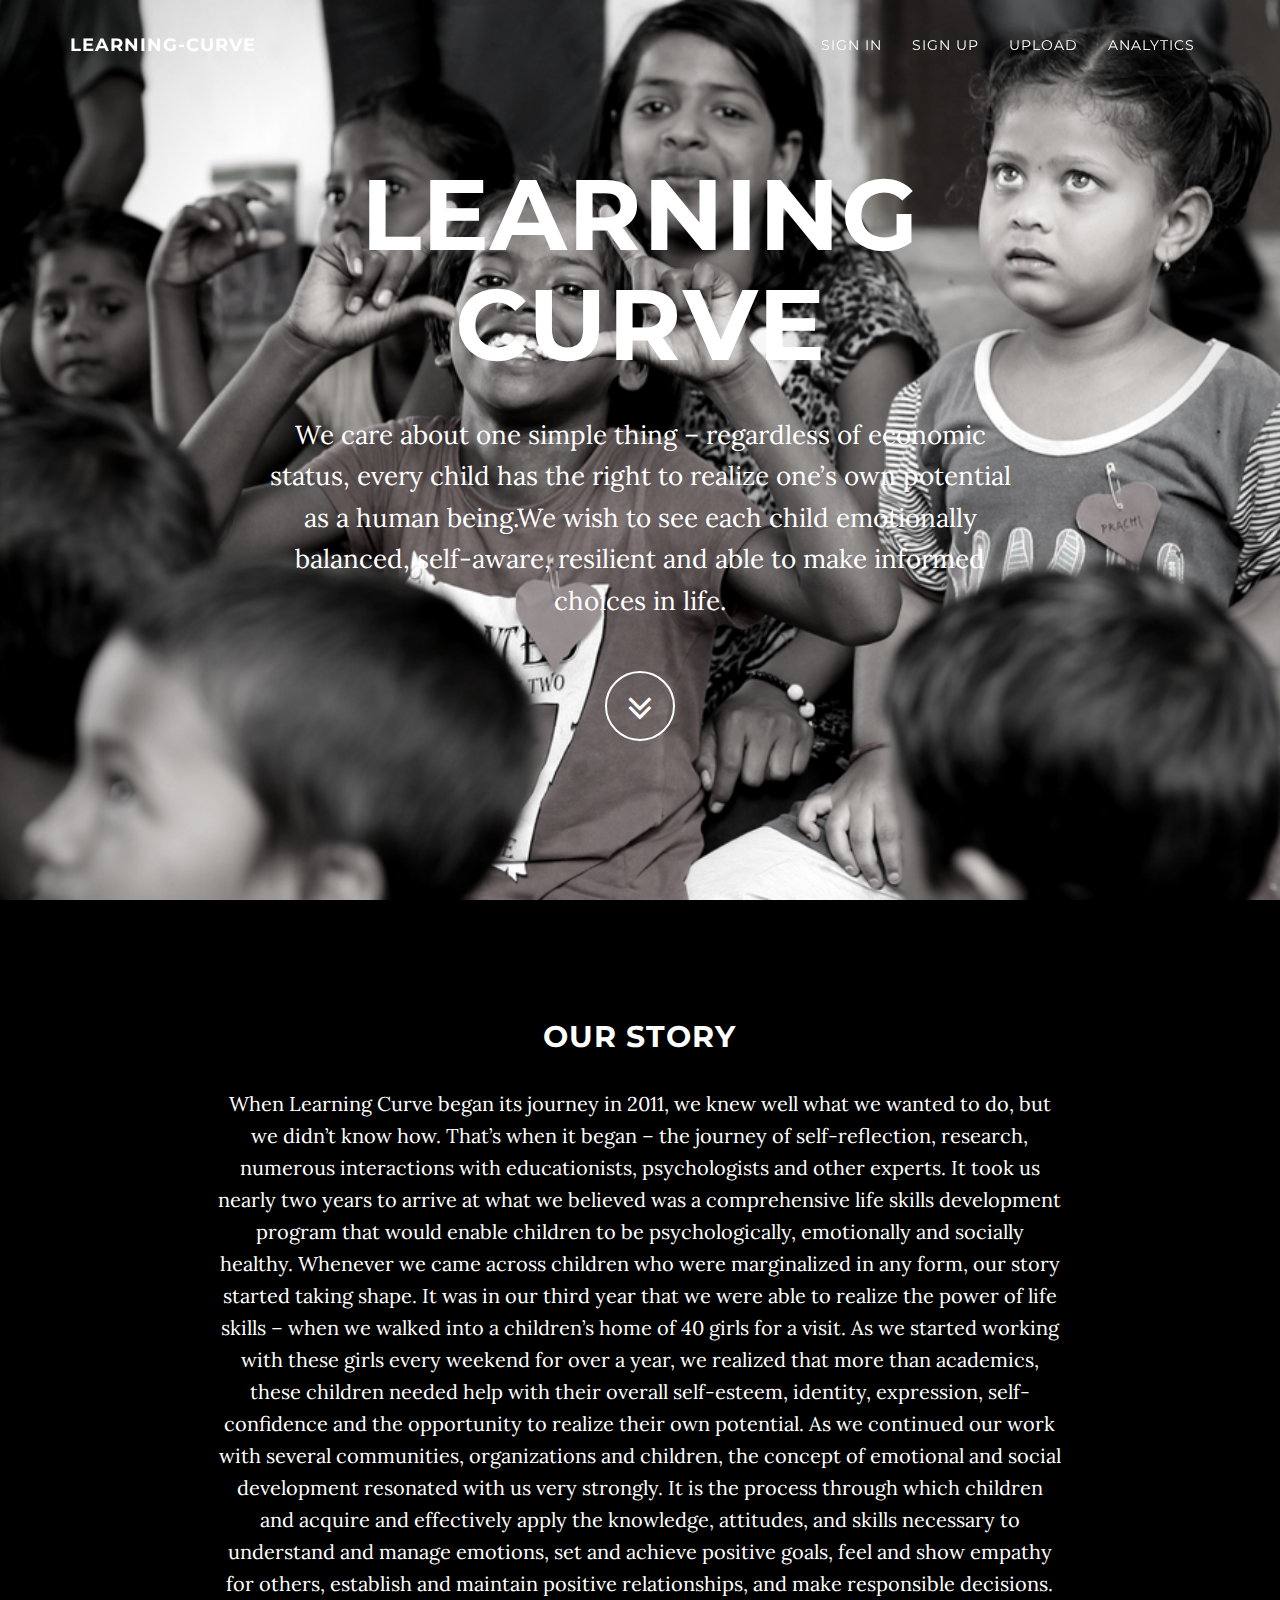
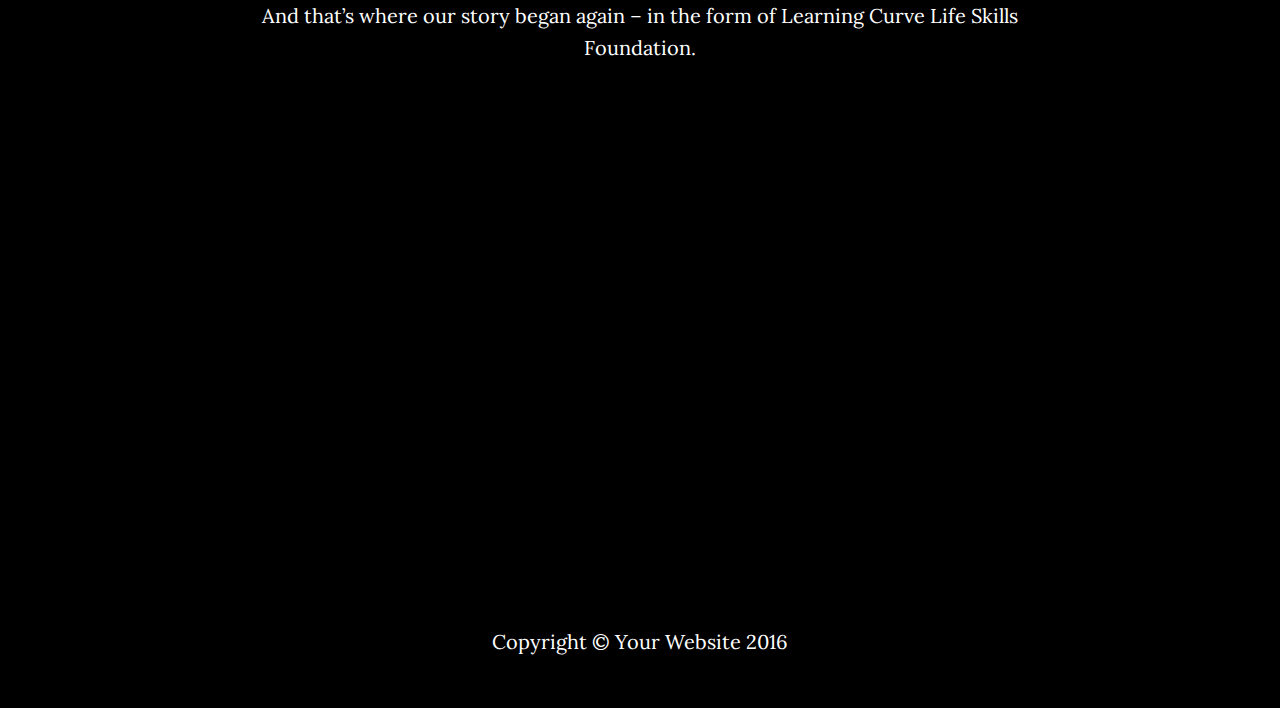
<file: index.html>
<!DOCTYPE html>
<html lang="en">

<head>

    <meta charset="utf-8">

    <script src="js/jquery-3.2.1.min.js" charset="utf-8"></script>
    <script src="js/grayscale.js"></script>
    <script src="js/script.js">

    </script>
    <meta http-equiv="X-UA-Compatible" content="IE=edge">
    <meta name="viewport" content="width=device-width, initial-scale=1">
    <meta name="description" content="">
    <meta name="author" content="">
    <link rel="stylesheet" href="css/animate.css">
    <title>Learning Curve</title>
    <script src="js/wow.min.js"></script>
              <script>
              new WOW().init();
              </script>
    <link rel="stylesheet" href="css/styles.css">
    <!-- Bootstrap Core CSS -->
    <link href="vendor/bootstrap/css/bootstrap.min.css" rel="stylesheet">

    <!-- Custom Fonts -->
    <link href="vendor/font-awesome/css/font-awesome.min.css" rel="stylesheet" type="text/css">
    <link href="https://fonts.googleapis.com/css?family=Lora:400,700,400italic,700italic" rel="stylesheet" type="text/css">
    <link href="https://fonts.googleapis.com/css?family=Montserrat:400,700" rel="stylesheet" type="text/css">

    <!-- Theme CSS -->
    <link href="css/grayscale.css" rel="stylesheet">

</head>

<body id="page-top" data-spy="scroll" data-target=".navbar-fixed-top">

    <!-- Navigation -->
    <div class="modal fade" id="myModal" role="dialog">
    <div class="modal-dialog modal-xs">
      <div class="modal-content">
        <div class="modal-header">
          <button type="button" class="close" data-dismiss="modal">&times;</button>
          <h4 class="modal-title">Sign In</h4>
        </div>
        <div class="modal-body">
          <div class="form-group ">
            <label for="name" >Name</label>

              <input type="text" class="form-control col-md-offset-2" style="width:3em" id="name" name="lastname" placeholder="Username" required>

          </div>
          <div class="form-group">
          <label for="pass" >Password</label>

            <input type="password" name="pass" class="form-control" placeholder="your password" maxlength="10" min="5" >

        </div>
        </div>
        <div class="modal-footer">
          <button type="button" id="sign-in" class="btn btn-default pull-left col-md-offset-5" data-dismiss="modal">Sign-In</button>
        </div>
      </div>
    </div>
  </div>
    <nav class="navbar navbar-custom navbar-fixed-top" role="navigation">
        <div class="container">
            <div class="navbar-header">
                <button type="button" class="navbar-toggle" data-toggle="collapse" data-target=".navbar-main-collapse">
                    Menu <i class="fa fa-bars"></i>
                </button>
                <a class="navbar-brand page-scroll" href="#page-top">
                     Learning-Curve
                </a>
            </div>

            <!-- Collect the nav links, forms, and other content for toggling -->
            <div class="collapse navbar-collapse navbar-right navbar-main-collapse">
                <ul class="nav navbar-nav">
                    <!-- Hidden li included to remove active class from about link when scrolled up past about section -->
                    <li class="hidden">
                        <a href="#page-top"></a>
                    </li>
                    <li>
                        <a class="page-scroll" data-toggle="modal" data-target="#myModal" href="#about">Sign In</a>
                    </li>
                    <li>
                        <a class="page-scroll" href="#download">Sign Up</a>
                    </li>
                    <li>
                        <a class="page-scroll" href="#contact">Upload</a>
                    </li>
                    <li>
                        <a class="page-scroll" href="#contact">Analytics</a>
                    </li>
                </ul>
            </div>
            <!-- /.navbar-collapse -->
        </div>
        <!-- /.container -->
    </nav>

    <!-- Intro Header -->
    <header class="intro">
        <div class="intro-body">
            <div class="container">
                <div class="row">
                    <div class="col-md-8 col-md-offset-2">
                        <h1 class="brand-heading">Learning Curve</h1>
                        <p class="intro-text">We care about one simple thing – regardless of economic status, every child has the right to realize one’s own potential as a human being.We wish to see each child emotionally balanced, self-aware, resilient and able to make informed choices in life.</p>
                        <a href="#about" class="btn btn-circle page-scroll">
                            <i class="fa fa-angle-double-down animated"></i>
                        </a>
                    </div>
                </div>
            </div>
        </div>
    </header>

    <!-- About Section -->
    <section id="about" class=" content-section text-center">
        <div class="row">
            <div class="col-lg-8 col-lg-offset-2">
                <h2>OUR STORY</h2>
                <p>When Learning Curve began its journey in 2011, we knew well what we wanted to do, but we didn’t know how. That’s when it began – the journey of self-reflection, research, numerous interactions with educationists, psychologists and other experts. It took us nearly two years to arrive at what we believed was a comprehensive life skills development program that would enable children to be psychologically, emotionally and socially healthy. Whenever we came across children who were marginalized in any form, our story started taking shape. It was in our third year that we were able to realize the power of life skills – when we walked into a children’s home of 40 girls for a visit. As we started working with these girls every weekend for over a year, we realized that more than academics, these children needed help with their overall self-esteem, identity, expression, self-confidence and the opportunity to realize their own potential. As we continued our work with several communities, organizations and children, the concept of emotional and social development resonated with us very strongly. It is the process through which children and acquire and effectively apply the knowledge, attitudes, and skills necessary to understand and manage emotions, set and achieve positive goals, feel and show empathy for others, establish and maintain positive relationships, and make responsible decisions. And that’s where our story began again – in the form of Learning Curve Life Skills Foundation.</p>
            </div>
        </div>
    </section>
    <div class="row">


      <div class="fill-screen fixed-attachment" style="background">

      </div></div>
    <section id="download" class="row">
        <div class="container">
          <div class="container">



        <a href="#d-form" id="demographic" class="col-md-4 wow slideInLeft" >

          <img  src="assets/back.png" alt="" class="img-circle" width="200px" height="200px">
          <p style="padding-top:10px margin-left:0px" class="pull-left">Upload Demographic Data</p>
        </a>

        <a href="#c-form" id="child-assess" class="col-md-4 wow slideInLeft">
          <img src="assets/back.png" alt="" class="img-circle " width="200px" height="200px">
          <p style="padding-top:10px ">Child Assessment Data</p>
        </a>

        <a href="#cl-form" id="classroom" class="col-md-4 wow slideInLeft">

          <img src="assets/back.png" alt="" class="img-circle" width="200px" height="200px">
          <p style="padding-top:10px" >Classroom Data</p>
        </a>
                </div>        </div>

     </section>
      <div class="demographic-form" id="d-form" style="display:none">


     <form class="form-horizontal" action="index.html" method="post">
         <div class="form-group">
           <label for="name" class="control-label col-md-2">Student Name</label>
           <div class="col-md-8">
             <input type="text" class="form-control" id="name" name="name" placeholder="John" >
           </div>
         </div>
         <div class="form-group">
           <label for="dob" class="control-label col-md-2">Last Name</label>
           <div class="col-md-8">
             <input type="text" class="form-control" id="dob" name="dob" placeholder="yyyy/mm/dd" required>
           </div>
         </div>
         <div class="form-group">
           <label for="gender" class="control-label col-md-2">Gender</label>
           <div class="col-md-8">
             <div class="radio-inline">
               <label for="male">
               <input type="radio" name="gender" value="M" id="male">
               Male</label>
             </div>
             <div class="radio-inline">
               <label for="female">
               <input type="radio" name="gender" value="F" id="female">
               Female</label>
             </div>
           </div>
         </div>
         <div class="form-group">
           <label for="occupation" class="control-label col-md-2">Occupation</label>
           <div class="col-md-8">
             <input type="text" class="form-control" name="occupation" placeholder="occupation">
           </div>
         </div><div class="form-group">
         <label class="control-label col-md-2">Parental Status</label>
         <div class="col-md-2">
           <select name="ps" class="form-control" >
             <option value="0">Orphan</option>
             <option value="1">Single</option>
             <option value="2">None</option>
           </select>
         </div></div>
         <div class="form-group">
           <label for="income" class="control-label col-md-2">Income</label>
           <div class="col-md-8">
             <input type="number" name="income" class="form-control" placeholder="income" >
           </div>
         </div>
           <input type="submit" class="btn btn-success btn-md col-md-4 col-md-offset-2"name="submit" value="Go">
         </div>
       </form>
       </div>


    <!-- Footer -->
    <footer>
        <div class="container text-center">
            <p>Copyright &copy; Your Website 2016</p>
        </div>
    </footer>

    <!-- jQuery -->
    <script src="vendor/jquery/jquery.js"></script>

    <!-- Bootstrap Core JavaScript -->
    <script src="vendor/bootstrap/js/bootstrap.min.js"></script>

    <!-- Plugin JavaScript -->


    <!-- Theme JavaScript -->


</body>

</html>
</file>
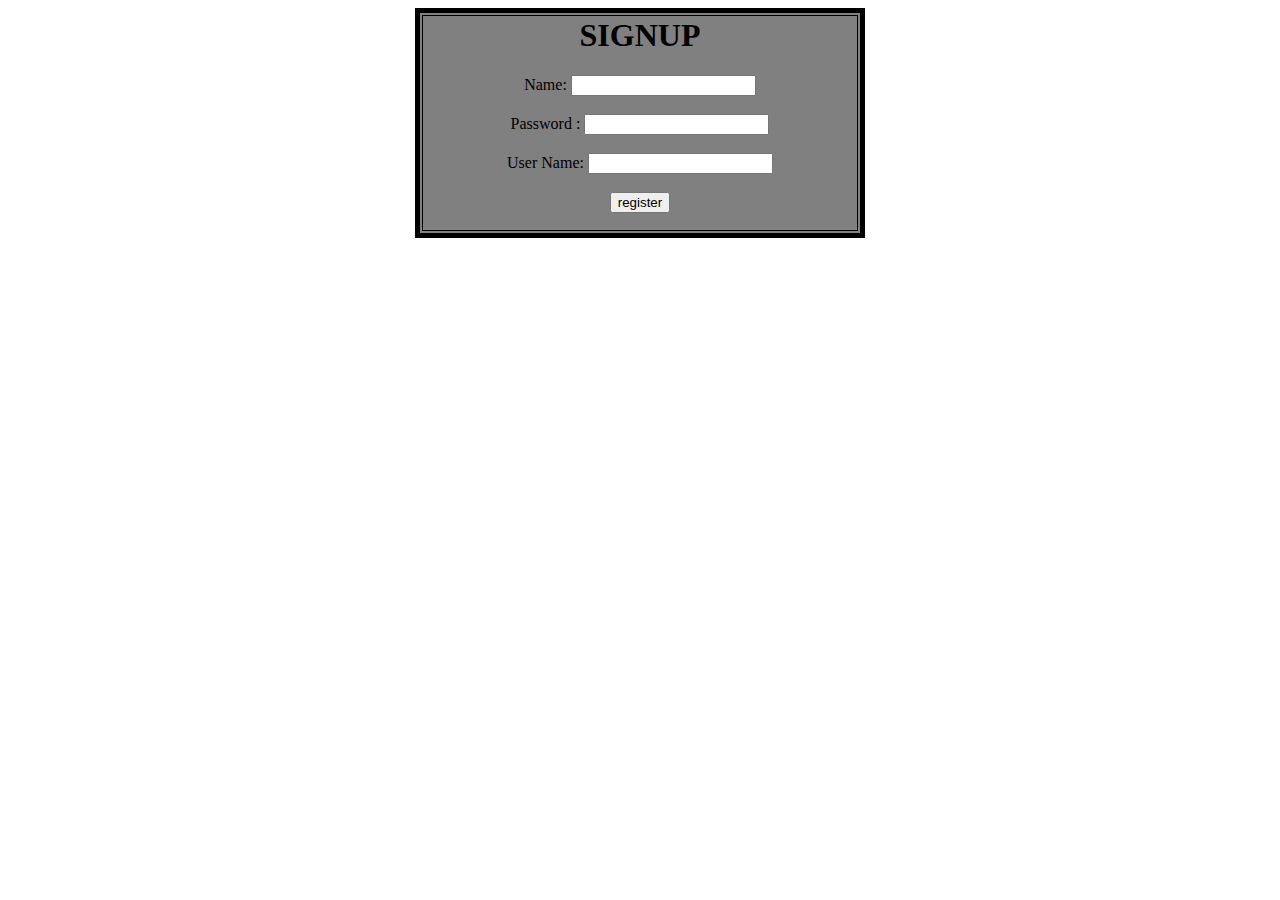
<file: signup.html>
﻿<html>
<body>
<table align="center" border="5" bgcolor="grey" bordercolor="black" width=450>
<td align="center">
<h1><strong> SIGNUP</strong></h1>
<form name="myForm" action="http://localhost:8080/wt_servlet/register" onsubmit="return validate()" method="post" align="center">
Name:
<input type="text" name="name" required>
<br>
<br>
Password :
<input type="password" name="pass" required>
<br>
<br>
User Name:
<input type="text" name="uname" required>
<br>
<br>
<input type="submit" value="register">
</form>
</td>
</table>
</body>
</html>
</file>
<file: css/styles.css>
button {
  background-color: black;

}
button:hover{
  border: 2px white;
}
#sign-in {
  background-color: black;
  border: black;
  color: white;

}
.modal-body .form-horizontal .col-sm-2,
.modal-body .form-horizontal .col-sm-10 {
    width: 100%
}

.modal-body .form-horizontal .control-label {
    text-align: left;
}
.modal-body .form-horizontal .col-sm-offset-2 {
    margin-left: 15px;
}
</file>
<file: css/grayscale.css>
/*!
 * Start Bootstrap - Grayscale v3.3.7+1 (http://startbootstrap.com/template-overviews/grayscale)
 * Copyright 2013-2016 Start Bootstrap
 * Licensed under MIT (https://github.com/BlackrockDigital/startbootstrap/blob/gh-pages/LICENSE)
 */
body {
  width: 100%;
  height: 100%;
  font-family: "Lora", "Helvetica Neue", Helvetica, Arial, sans-serif;
  color: white;
  background-color: black;
}
html {
  width: 100%;
  height: 100%;
}
h1,
h2,
h3,
h4,
h5,
h6 {
  margin: 0 0 35px;
  text-transform: uppercase;
  font-family: "Montserrat", "Helvetica Neue", Helvetica, Arial, sans-serif;
  font-weight: 700;
  letter-spacing: 1px;
}
p {
  margin: 0 0 25px;
  font-size: 18px;
  line-height: 1.5;
}
@media (min-width: 768px) {
  p {
    margin: 0 0 35px;
    font-size: 20px;
    line-height: 1.6;
  }
}
a {
  color: #42DCA3;
  -webkit-transition: all 0.2s ease-in-out;
  -moz-transition: all 0.2s ease-in-out;
  transition: all 0.2s ease-in-out;
}
a:hover,
a:focus {
  text-decoration: none;
  color: #1d9b6c;
}
.light {
  font-weight: 400;
}
.navbar-custom {
  margin-bottom: 0;
  border-bottom: 1px solid rgba(255, 255, 255, 0.3);
  text-transform: uppercase;
  font-family: "Montserrat", "Helvetica Neue", Helvetica, Arial, sans-serif;
  background-color: black;
}
.navbar-custom .navbar-toggle {
  color: white;
  background-color: rgba(255, 255, 255, 0.2);
  font-size: 12px;
}
.navbar-custom .navbar-toggle:focus,
.navbar-custom .navbar-toggle:active {
  outline: none;
}
.navbar-custom .navbar-brand {
  font-weight: 700;
}
.navbar-custom .navbar-brand:focus {
  outline: none;
}
.navbar-custom a {
  color: white;
}
.navbar-custom .nav li a {
  -webkit-transition: background 0.3s ease-in-out;
  -moz-transition: background 0.3s ease-in-out;
  transition: background 0.3s ease-in-out;
}
.navbar-custom .nav li a:hover {
  color: rgba(255, 255, 255, 0.8);
  outline: none;
  background-color: transparent;
}
.navbar-custom .nav li a:focus,
.navbar-custom .nav li a:active {
  outline: none;
  background-color: transparent;
}
.navbar-custom .nav li.active {
  outline: none;
}
.navbar-custom .nav li.active a {
  background-color: rgba(255, 255, 255, 0.3);
}
.navbar-custom .nav li.active a:hover {
  color: white;
}
@media (min-width: 768px) {
  .navbar-custom {
    padding: 20px 0;
    border-bottom: none;
    letter-spacing: 1px;
    background: transparent;
    -webkit-transition: background 0.5s ease-in-out, padding 0.5s ease-in-out;
    -moz-transition: background 0.5s ease-in-out, padding 0.5s ease-in-out;
    transition: background 0.5s ease-in-out, padding 0.5s ease-in-out;
  }
  .navbar-custom.top-nav-collapse {
    padding: 0;
    background: black;
    border-bottom: 1px solid rgba(255, 255, 255, 0.3);
  }
}
.intro {
  display: table;
  width: 100%;
  height: auto;
  padding: 100px 0;
  text-align: center;
  color: white;
  background: url(../assets/back.png) no-repeat bottom center scroll;
  background-color: black;
  background-position: center;
  -webkit-background-size: cover;
  -moz-background-size: cover;
  background-size: cover;
  -o-background-size: cover;
}
.intro .intro-body {
  display: table-cell;
  vertical-align: middle;
}
.intro .intro-body .brand-heading {
  font-size: 40px;
}
.intro .intro-body .intro-text {
  font-size: 18px;
}
@media (min-width: 768px) {
  .intro {
    height: 100%;
    padding: 0;
  }
  .intro .intro-body .brand-heading {
    font-size: 100px;
  }
  .intro .intro-body .intro-text {
    font-size: 26px;
  }
}
.btn-circle {
  width: 70px;
  height: 70px;
  margin-top: 15px;
  padding: 7px 16px;
  border: 2px solid white;
  border-radius: 100% !important;
  font-size: 40px;
  color: white;
  background: transparent;
  -webkit-transition: background 0.3s ease-in-out;
  -moz-transition: background 0.3s ease-in-out;
  transition: background 0.3s ease-in-out;
}
.btn-circle:hover,
.btn-circle:focus {
  outline: none;
  color: white;
  background: rgba(255, 255, 255, 0.1);
}
.btn-circle i.animated {
  -webkit-transition-property: -webkit-transform;
  -webkit-transition-duration: 1s;
  -moz-transition-property: -moz-transform;
  -moz-transition-duration: 1s;
}
.btn-circle:hover i.animated {
  -webkit-animation-name: pulse;
  -moz-animation-name: pulse;
  -webkit-animation-duration: 1.5s;
  -moz-animation-duration: 1.5s;
  -webkit-animation-iteration-count: infinite;
  -moz-animation-iteration-count: infinite;
  -webkit-animation-timing-function: linear;
  -moz-animation-timing-function: linear;
}
@-webkit-keyframes pulse {
  0% {
    -webkit-transform: scale(1);
    transform: scale(1);
  }
  50% {
    -webkit-transform: scale(1.2);
    transform: scale(1.2);
  }
  100% {
    -webkit-transform: scale(1);
    transform: scale(1);
  }
}
@-moz-keyframes pulse {
  0% {
    -moz-transform: scale(1);
    transform: scale(1);
  }
  50% {
    -moz-transform: scale(1.2);
    transform: scale(1.2);
  }
  100% {
    -moz-transform: scale(1);
    transform: scale(1);
  }
}
.content-section {
  padding-top: 0px;
}
.download-section {
  width: 100%;
  padding: 50px 0;
  color: white;
  background: url(../img/downloads-bg.jpg) no-repeat center center scroll;
  background-color: black;
  -webkit-background-size: cover;
  -moz-background-size: cover;
  background-size: cover;
  -o-background-size: cover;
}
#map {
  width: 100%;
  height: 200px;
  margin-top: 100px;
}
@media (min-width: 767px) {
  .content-section {
    padding-top: 120px;
    padding-bottom: 200px;
  }
  .download-section {
    padding: 100px 0;
  }
  #map {
    height: 400px;
    margin-top: 250px;
  }
}
.btn {
  text-transform: uppercase;
  font-family: "Montserrat", "Helvetica Neue", Helvetica, Arial, sans-serif;
  font-weight: 400;
  -webkit-transition: all 0.3s ease-in-out;
  -moz-transition: all 0.3s ease-in-out;
  transition: all 0.3s ease-in-out;
  border-radius: 0;
}
.btn-default {
  border: 1px solid #42DCA3;
  color: #42DCA3;
  background-color: transparent;
}
.btn-default:hover,
.btn-default:focus {
  border: 1px solid #42DCA3;
  outline: none;
  color: black;
  background-color: #42DCA3;
}
ul.banner-social-buttons {
  margin-top: 0;
}
@media (max-width: 1199px) {
  ul.banner-social-buttons {
    margin-top: 15px;
  }
}
@media (max-width: 767px) {
  ul.banner-social-buttons li {
    display: block;
    margin-bottom: 20px;
    padding: 0;
  }
  ul.banner-social-buttons li:last-child {
    margin-bottom: 0;
  }
}
footer {
  padding: 50px 0;
}
footer p {
  margin: 0;
}
::-moz-selection {
  text-shadow: none;
  background: #fcfcfc;
  background: rgba(255, 255, 255, 0.2);
}
::selection {
  text-shadow: none;
  background: #fcfcfc;
  background: rgba(255, 255, 255, 0.2);
}
img::selection {
  background: transparent;
}
img::-moz-selection {
  background: transparent;
}
body {
  webkit-tap-highlight-color: rgba(255, 255, 255, 0.2);
}
</file>
